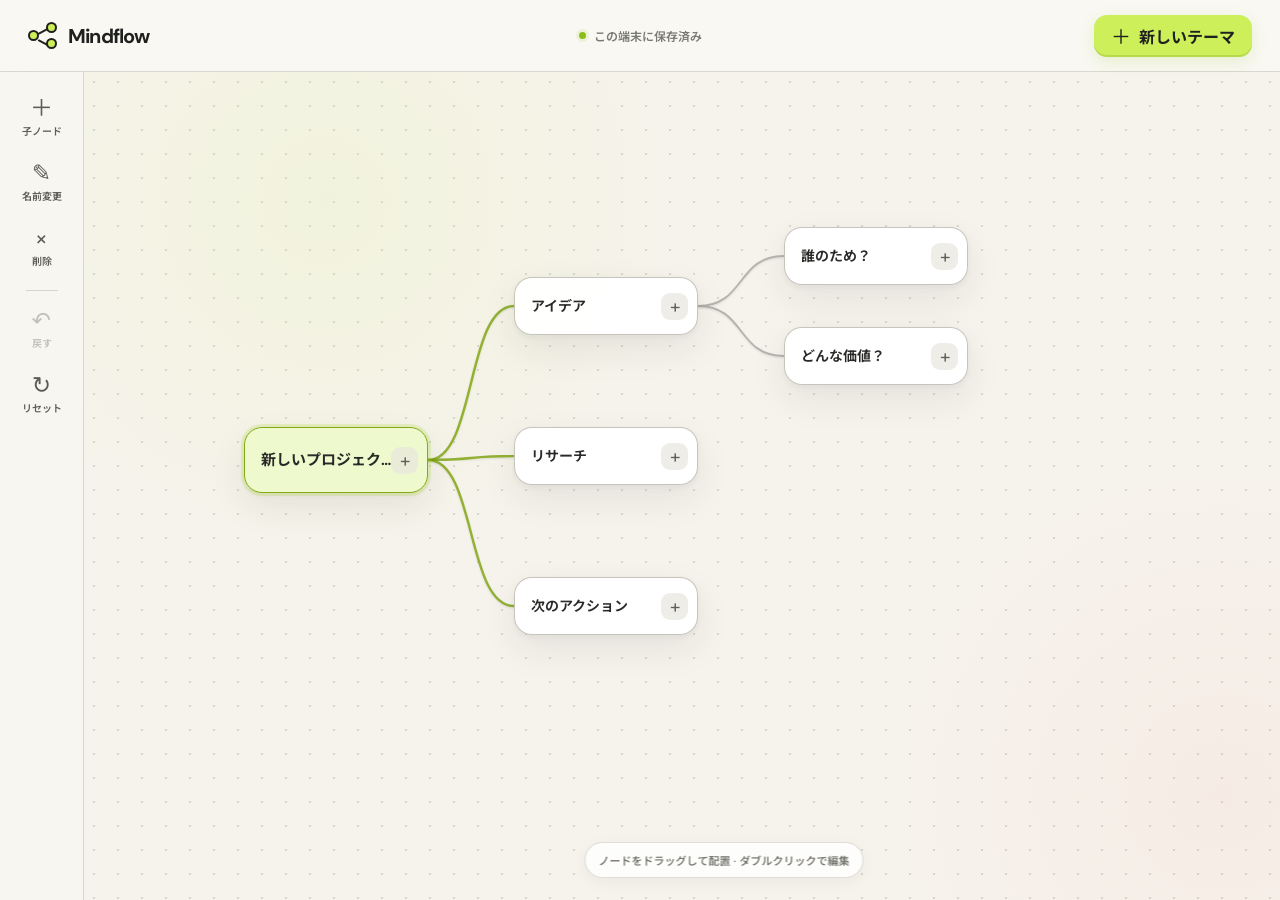
<file: public/index.html>
<!doctype html>
<html lang="ja">
  <head>
    <meta charset="UTF-8" />
    <meta name="viewport" content="width=device-width, initial-scale=1.0, viewport-fit=cover" />
    <meta name="theme-color" content="#f5f2eb" />
    <meta
      name="description"
      content="思考を軽やかに広げる、ローカル保存対応のシンプルなマインドマップ。"
    />
    <title>Mindflow — シンプルなマインドマップ</title>
    <link rel="icon" href="./favicon.svg" type="image/svg+xml" />
    <link rel="stylesheet" href="./styles.css" />
    <script src="./app.js" defer></script>
  </head>
  <body>
    <div class="app-shell">
      <header class="topbar">
        <a class="brand" href="#" aria-label="Mindflow ホーム">
          <span class="brand-mark" aria-hidden="true">
            <i></i><i></i><i></i>
          </span>
          <span>Mindflow</span>
        </a>

        <div class="save-state" role="status" aria-live="polite">
          <span class="save-dot" aria-hidden="true"></span>
          <span id="saveLabel">この端末に保存済み</span>
        </div>

        <button class="button button-primary top-add" id="addRootButton" type="button">
          <span aria-hidden="true">＋</span>
          新しいテーマ
        </button>
      </header>

      <main class="workspace-wrap">
        <aside class="toolbar" aria-label="編集ツール">
          <button class="tool-button" id="addChildButton" type="button" disabled>
            <span class="tool-icon" aria-hidden="true">＋</span>
            <span>子ノード</span>
          </button>
          <button class="tool-button" id="renameButton" type="button" disabled>
            <span class="tool-icon" aria-hidden="true">✎</span>
            <span>名前変更</span>
          </button>
          <button class="tool-button tool-danger" id="deleteButton" type="button" disabled>
            <span class="tool-icon" aria-hidden="true">×</span>
            <span>削除</span>
          </button>
          <span class="tool-separator" aria-hidden="true"></span>
          <button class="tool-button" id="undoButton" type="button" disabled>
            <span class="tool-icon" aria-hidden="true">↶</span>
            <span>戻す</span>
          </button>
          <button class="tool-button" id="resetButton" type="button">
            <span class="tool-icon" aria-hidden="true">↻</span>
            <span>リセット</span>
          </button>
        </aside>

        <section
          class="viewport"
          id="viewport"
          aria-label="マインドマップ編集エリア"
          tabindex="0"
        >
          <div class="canvas" id="canvas">
            <svg class="connections" id="connections" aria-hidden="true">
              <defs>
                <filter id="lineShadow" x="-20%" y="-20%" width="140%" height="140%">
                  <feDropShadow dx="0" dy="1" stdDeviation="1" flood-opacity="0.12" />
                </filter>
              </defs>
            </svg>
            <div class="node-layer" id="nodeLayer"></div>
            <div class="empty-state" id="emptyState" hidden>
              <div class="empty-illustration" aria-hidden="true"><i></i><i></i><i></i></div>
              <h1>最初のアイデアを置きましょう</h1>
              <p>ひとつのテーマから、考えを自由に枝分かれさせられます。</p>
              <button class="button button-primary" id="emptyAddButton" type="button">テーマを追加</button>
            </div>
          </div>

          <div class="canvas-hint" id="canvasHint">
            ノードをドラッグして配置 · ダブルクリックで編集
          </div>
        </section>
      </main>

      <footer class="mobile-actions" aria-label="モバイル編集ツール">
        <button id="mobileAddChild" type="button" disabled><span aria-hidden="true">＋</span> 子ノード</button>
        <button id="mobileRename" type="button" disabled><span aria-hidden="true">✎</span> 編集</button>
        <button id="mobileDelete" type="button" disabled><span aria-hidden="true">×</span> 削除</button>
      </footer>
    </div>

    <div class="toast" id="toast" role="status" aria-live="polite"></div>

    <dialog class="confirm-dialog" id="confirmDialog">
      <form method="dialog">
        <div class="dialog-icon" aria-hidden="true">×</div>
        <h2>ノードを削除しますか？</h2>
        <p id="confirmMessage">このノードにつながる子ノードも削除されます。</p>
        <div class="dialog-actions">
          <button class="button button-quiet" value="cancel">キャンセル</button>
          <button class="button button-danger" value="confirm">削除する</button>
        </div>
      </form>
    </dialog>
  </body>
</html>
</file>
<file: public/styles.css>
@import url("https://fonts.googleapis.com/css2?family=DM+Sans:wght@400;500;600;700&family=Noto+Sans+JP:wght@400;500;600;700&display=swap");

:root {
  color-scheme: light;
  --ink: #20211f;
  --muted: #797a73;
  --paper: #f6f3ed;
  --surface: rgba(255, 255, 255, 0.92);
  --white: #fff;
  --line: #d8d5cc;
  --line-strong: #c3c0b6;
  --lime: #ccef5a;
  --lime-deep: #a9d52a;
  --lime-soft: #eff9ce;
  --coral: #f0755b;
  --shadow: 0 14px 36px rgba(41, 42, 35, 0.08), 0 2px 6px rgba(41, 42, 35, 0.05);
  --node-width: 184px;
  font-family: "DM Sans", "Noto Sans JP", system-ui, -apple-system, BlinkMacSystemFont, sans-serif;
  font-synthesis: none;
}

* {
  box-sizing: border-box;
}

html,
body {
  width: 100%;
  height: 100%;
  margin: 0;
  overflow: hidden;
}

body {
  color: var(--ink);
  background: var(--paper);
  -webkit-font-smoothing: antialiased;
}

button,
input {
  font: inherit;
}

button {
  color: inherit;
}

.app-shell {
  display: grid;
  grid-template-rows: 72px minmax(0, 1fr);
  width: 100%;
  height: 100dvh;
}

.topbar {
  position: relative;
  z-index: 20;
  display: grid;
  grid-template-columns: 1fr auto 1fr;
  align-items: center;
  gap: 20px;
  padding: 0 28px;
  border-bottom: 1px solid rgba(195, 192, 182, 0.6);
  background: rgba(250, 248, 243, 0.86);
  backdrop-filter: blur(16px);
}

.brand {
  display: inline-flex;
  align-items: center;
  gap: 11px;
  width: max-content;
  color: inherit;
  font-size: 20px;
  font-weight: 700;
  letter-spacing: -0.04em;
  text-decoration: none;
}

.brand-mark {
  position: relative;
  display: block;
  width: 29px;
  height: 29px;
}

.brand-mark i {
  position: absolute;
  display: block;
  width: 11px;
  height: 11px;
  border: 2px solid var(--ink);
  border-radius: 50%;
  background: var(--lime);
}

.brand-mark i:nth-child(1) {
  left: 0;
  top: 9px;
}

.brand-mark i:nth-child(2) {
  right: 0;
  top: 1px;
}

.brand-mark i:nth-child(3) {
  right: 0;
  bottom: 1px;
}

.brand-mark::before,
.brand-mark::after {
  position: absolute;
  left: 10px;
  width: 11px;
  height: 2px;
  border-radius: 1px;
  background: var(--ink);
  content: "";
  transform-origin: left center;
}

.brand-mark::before {
  top: 12px;
  transform: rotate(-28deg);
}

.brand-mark::after {
  bottom: 9px;
  transform: rotate(28deg);
}

.save-state {
  display: flex;
  align-items: center;
  gap: 8px;
  color: var(--muted);
  font-size: 12px;
  font-weight: 600;
}

.save-dot {
  width: 7px;
  height: 7px;
  border-radius: 50%;
  background: #8bbd18;
  box-shadow: 0 0 0 3px rgba(139, 189, 24, 0.12);
  transition: 160ms ease;
}

.save-state.saving .save-dot {
  background: #e6ac38;
  box-shadow: 0 0 0 3px rgba(230, 172, 56, 0.14);
}

.button {
  display: inline-flex;
  align-items: center;
  justify-content: center;
  gap: 8px;
  min-height: 42px;
  padding: 0 17px;
  border: 0;
  border-radius: 13px;
  font-weight: 700;
  cursor: pointer;
  transition: transform 140ms ease, box-shadow 140ms ease, background 140ms ease;
}

.button:hover {
  transform: translateY(-1px);
}

.button:active {
  transform: translateY(0);
}

.button-primary {
  background: var(--lime);
  box-shadow: inset 0 -2px 0 rgba(103, 135, 13, 0.2), 0 5px 15px rgba(139, 189, 24, 0.16);
}

.button-primary:hover {
  background: #d5f575;
}

.button-quiet {
  border: 1px solid var(--line);
  background: var(--white);
}

.button-danger {
  color: #fff;
  background: var(--coral);
}

.top-add {
  justify-self: end;
  min-width: 148px;
}

.top-add span {
  margin-top: -1px;
  font-size: 20px;
  font-weight: 400;
}

.workspace-wrap {
  position: relative;
  display: grid;
  grid-template-columns: 84px minmax(0, 1fr);
  min-height: 0;
}

.toolbar {
  position: relative;
  z-index: 15;
  display: flex;
  flex-direction: column;
  align-items: stretch;
  gap: 6px;
  padding: 18px 10px;
  border-right: 1px solid rgba(195, 192, 182, 0.6);
  background: rgba(250, 248, 243, 0.72);
}

.tool-button {
  display: flex;
  flex-direction: column;
  align-items: center;
  gap: 3px;
  min-height: 59px;
  padding: 7px 2px;
  border: 0;
  border-radius: 13px;
  color: #5c5d57;
  background: transparent;
  font-size: 10px;
  font-weight: 600;
  cursor: pointer;
  transition: color 130ms ease, background 130ms ease;
}

.tool-button:hover:not(:disabled) {
  color: var(--ink);
  background: rgba(255, 255, 255, 0.9);
}

.tool-button:disabled {
  cursor: not-allowed;
  opacity: 0.35;
}

.tool-danger:hover:not(:disabled) {
  color: #c94a32;
  background: #fff0ec;
}

.tool-icon {
  font-size: 23px;
  font-weight: 400;
  line-height: 1;
}

.tool-separator {
  width: 32px;
  height: 1px;
  margin: 5px auto;
  background: var(--line);
}

.viewport {
  position: relative;
  min-width: 0;
  min-height: 0;
  overflow: auto;
  outline: none;
  overscroll-behavior: contain;
  scrollbar-color: #c8c5bb transparent;
  scrollbar-width: thin;
}

.viewport:focus-visible {
  box-shadow: inset 0 0 0 2px rgba(169, 213, 42, 0.7);
}

.canvas {
  position: relative;
  width: max(100%, 1340px);
  height: max(100%, 860px);
  min-width: 1340px;
  min-height: 860px;
  overflow: hidden;
  background-color: var(--paper);
  background-image: radial-gradient(circle, rgba(66, 68, 59, 0.16) 1px, transparent 1.15px);
  background-position: 22px 22px;
  background-size: 24px 24px;
}

.canvas::before {
  position: absolute;
  inset: 0;
  background:
    radial-gradient(circle at 18% 15%, rgba(204, 239, 90, 0.11), transparent 30%),
    radial-gradient(circle at 85% 84%, rgba(240, 117, 91, 0.06), transparent 27%);
  content: "";
  pointer-events: none;
}

.connections,
.node-layer {
  position: absolute;
  inset: 0;
  width: 100%;
  height: 100%;
}

.connections {
  z-index: 1;
  overflow: visible;
  pointer-events: none;
}

.connection-line {
  fill: none;
  stroke: #a8a79f;
  stroke-linecap: round;
  stroke-width: 2;
  opacity: 0.82;
  filter: url(#lineShadow);
}

.connection-line.active {
  stroke: #7da310;
  stroke-width: 2.5;
}

.node-layer {
  z-index: 2;
  pointer-events: none;
}

.mind-node {
  position: absolute;
  left: 0;
  top: 0;
  display: grid;
  grid-template-columns: minmax(0, 1fr) 28px;
  align-items: center;
  width: var(--node-width);
  min-height: 58px;
  padding: 8px 8px 8px 16px;
  border: 1px solid rgba(195, 192, 182, 0.92);
  border-radius: 18px;
  background: rgba(255, 255, 255, 0.96);
  box-shadow: var(--shadow);
  cursor: grab;
  pointer-events: auto;
  touch-action: none;
  user-select: none;
  transition: border-color 140ms ease, box-shadow 140ms ease, transform 60ms linear;
}

.mind-node:hover {
  border-color: #aaa99f;
  box-shadow: 0 17px 38px rgba(41, 42, 35, 0.11), 0 2px 6px rgba(41, 42, 35, 0.06);
}

.mind-node.root-node {
  min-height: 66px;
  border: 1px solid #a3ca2f;
  background: var(--lime-soft);
}

.mind-node.selected {
  border-color: #83aa14;
  box-shadow: 0 0 0 3px rgba(169, 213, 42, 0.22), var(--shadow);
}

.mind-node.dragging {
  z-index: 30;
  cursor: grabbing;
  transition: none;
}

.node-text {
  display: block;
  min-width: 0;
  overflow: hidden;
  color: #292a27;
  font-size: 14px;
  font-weight: 650;
  line-height: 1.35;
  text-overflow: ellipsis;
  white-space: nowrap;
}

.root-node .node-text {
  font-size: 15px;
  font-weight: 700;
}

.node-add {
  display: inline-grid;
  place-items: center;
  width: 27px;
  height: 27px;
  padding: 0;
  border: 0;
  border-radius: 9px;
  color: #5f605a;
  background: rgba(232, 230, 222, 0.7);
  font-size: 19px;
  font-weight: 400;
  line-height: 1;
  cursor: pointer;
  touch-action: manipulation;
}

.node-add:hover {
  color: #344500;
  background: var(--lime);
}

.node-input {
  width: 100%;
  min-width: 0;
  padding: 5px 7px;
  border: 1px solid #8db919;
  border-radius: 8px;
  outline: none;
  color: var(--ink);
  background: var(--white);
  font-size: 14px;
  font-weight: 650;
  user-select: text;
}

.canvas-hint {
  position: fixed;
  z-index: 8;
  left: calc(84px + 50%);
  bottom: 22px;
  padding: 9px 13px;
  border: 1px solid rgba(216, 213, 204, 0.8);
  border-radius: 99px;
  color: #777870;
  background: rgba(255, 255, 255, 0.8);
  box-shadow: 0 4px 16px rgba(34, 35, 31, 0.05);
  font-size: 11px;
  font-weight: 600;
  pointer-events: none;
  transform: translateX(-50%);
  backdrop-filter: blur(10px);
}

.empty-state {
  position: absolute;
  z-index: 3;
  top: 50%;
  left: 50%;
  width: min(420px, calc(100vw - 48px));
  padding: 36px;
  text-align: center;
  transform: translate(-50%, -50%);
}

.empty-state h1 {
  margin: 18px 0 8px;
  font-size: clamp(22px, 4vw, 30px);
  letter-spacing: -0.035em;
}

.empty-state p {
  margin: 0 0 23px;
  color: var(--muted);
  font-size: 13px;
  line-height: 1.7;
}

.empty-illustration {
  position: relative;
  width: 92px;
  height: 58px;
  margin: 0 auto;
}

.empty-illustration::before,
.empty-illustration::after {
  position: absolute;
  left: 31px;
  width: 34px;
  height: 2px;
  background: #a7a79f;
  content: "";
  transform-origin: left center;
}

.empty-illustration::before {
  top: 26px;
  transform: rotate(-28deg);
}

.empty-illustration::after {
  top: 31px;
  transform: rotate(28deg);
}

.empty-illustration i {
  position: absolute;
  z-index: 2;
  width: 28px;
  height: 28px;
  border: 2px solid var(--ink);
  border-radius: 11px;
  background: var(--white);
  box-shadow: 0 5px 12px rgba(40, 41, 37, 0.08);
}

.empty-illustration i:first-child {
  left: 5px;
  top: 15px;
  background: var(--lime);
}

.empty-illustration i:nth-child(2) {
  right: 2px;
  top: 0;
}

.empty-illustration i:nth-child(3) {
  right: 2px;
  bottom: 0;
}

.toast {
  position: fixed;
  z-index: 50;
  right: 22px;
  bottom: 22px;
  max-width: min(360px, calc(100vw - 32px));
  padding: 11px 15px;
  border-radius: 12px;
  color: #fff;
  background: #2d2e2a;
  box-shadow: 0 12px 32px rgba(32, 33, 30, 0.2);
  font-size: 12px;
  font-weight: 600;
  opacity: 0;
  pointer-events: none;
  transform: translateY(8px);
  transition: opacity 180ms ease, transform 180ms ease;
}

.toast.show {
  opacity: 1;
  transform: translateY(0);
}

.confirm-dialog {
  width: min(390px, calc(100vw - 32px));
  padding: 0;
  border: 0;
  border-radius: 22px;
  box-shadow: 0 26px 80px rgba(32, 33, 29, 0.24);
}

.confirm-dialog::backdrop {
  background: rgba(35, 36, 32, 0.28);
  backdrop-filter: blur(3px);
}

.confirm-dialog form {
  padding: 28px;
  text-align: center;
}

.dialog-icon {
  display: grid;
  place-items: center;
  width: 42px;
  height: 42px;
  margin: 0 auto 13px;
  border-radius: 14px;
  color: #c84c35;
  background: #fff0ec;
  font-size: 25px;
}

.confirm-dialog h2 {
  margin: 0 0 7px;
  font-size: 20px;
  letter-spacing: -0.025em;
}

.confirm-dialog p {
  margin: 0 0 22px;
  color: var(--muted);
  font-size: 13px;
  line-height: 1.6;
}

.dialog-actions {
  display: grid;
  grid-template-columns: 1fr 1fr;
  gap: 10px;
}

.mobile-actions {
  display: none;
}

@media (max-width: 720px) {
  .app-shell {
    grid-template-rows: 62px minmax(0, 1fr) 70px;
  }

  .topbar {
    grid-template-columns: 1fr auto;
    padding: 0 16px;
  }

  .brand {
    font-size: 18px;
  }

  .brand-mark {
    transform: scale(0.88);
    transform-origin: left center;
  }

  .save-state {
    display: none;
  }

  .top-add {
    min-width: 0;
    min-height: 38px;
    padding: 0 12px;
    font-size: 12px;
  }

  .workspace-wrap {
    grid-template-columns: 1fr;
  }

  .toolbar {
    display: none;
  }

  .canvas {
    width: max(100%, 980px);
    height: max(100%, 720px);
    min-width: 980px;
    min-height: 720px;
  }

  .canvas-hint {
    position: fixed;
    left: 50%;
    bottom: 82px;
    width: max-content;
    max-width: calc(100vw - 28px);
    overflow: hidden;
    text-overflow: ellipsis;
    white-space: nowrap;
  }

  .mobile-actions {
    z-index: 20;
    display: grid;
    grid-template-columns: repeat(3, 1fr);
    gap: 8px;
    padding: 8px max(10px, env(safe-area-inset-right)) max(8px, env(safe-area-inset-bottom)) max(10px, env(safe-area-inset-left));
    border-top: 1px solid var(--line);
    background: rgba(250, 248, 243, 0.96);
    backdrop-filter: blur(14px);
  }

  .mobile-actions button {
    display: flex;
    align-items: center;
    justify-content: center;
    gap: 5px;
    border: 0;
    border-radius: 12px;
    color: #484944;
    background: var(--white);
    box-shadow: inset 0 0 0 1px var(--line);
    font-size: 11px;
    font-weight: 700;
  }

  .mobile-actions button:first-child:not(:disabled) {
    background: var(--lime);
    box-shadow: none;
  }

  .mobile-actions button:disabled {
    opacity: 0.42;
  }

  .toast {
    right: 50%;
    bottom: 84px;
    transform: translate(50%, 8px);
  }

  .toast.show {
    transform: translate(50%, 0);
  }
}

@media (prefers-reduced-motion: reduce) {
  *,
  *::before,
  *::after {
    scroll-behavior: auto !important;
    transition-duration: 0.01ms !important;
  }
}
</file>
